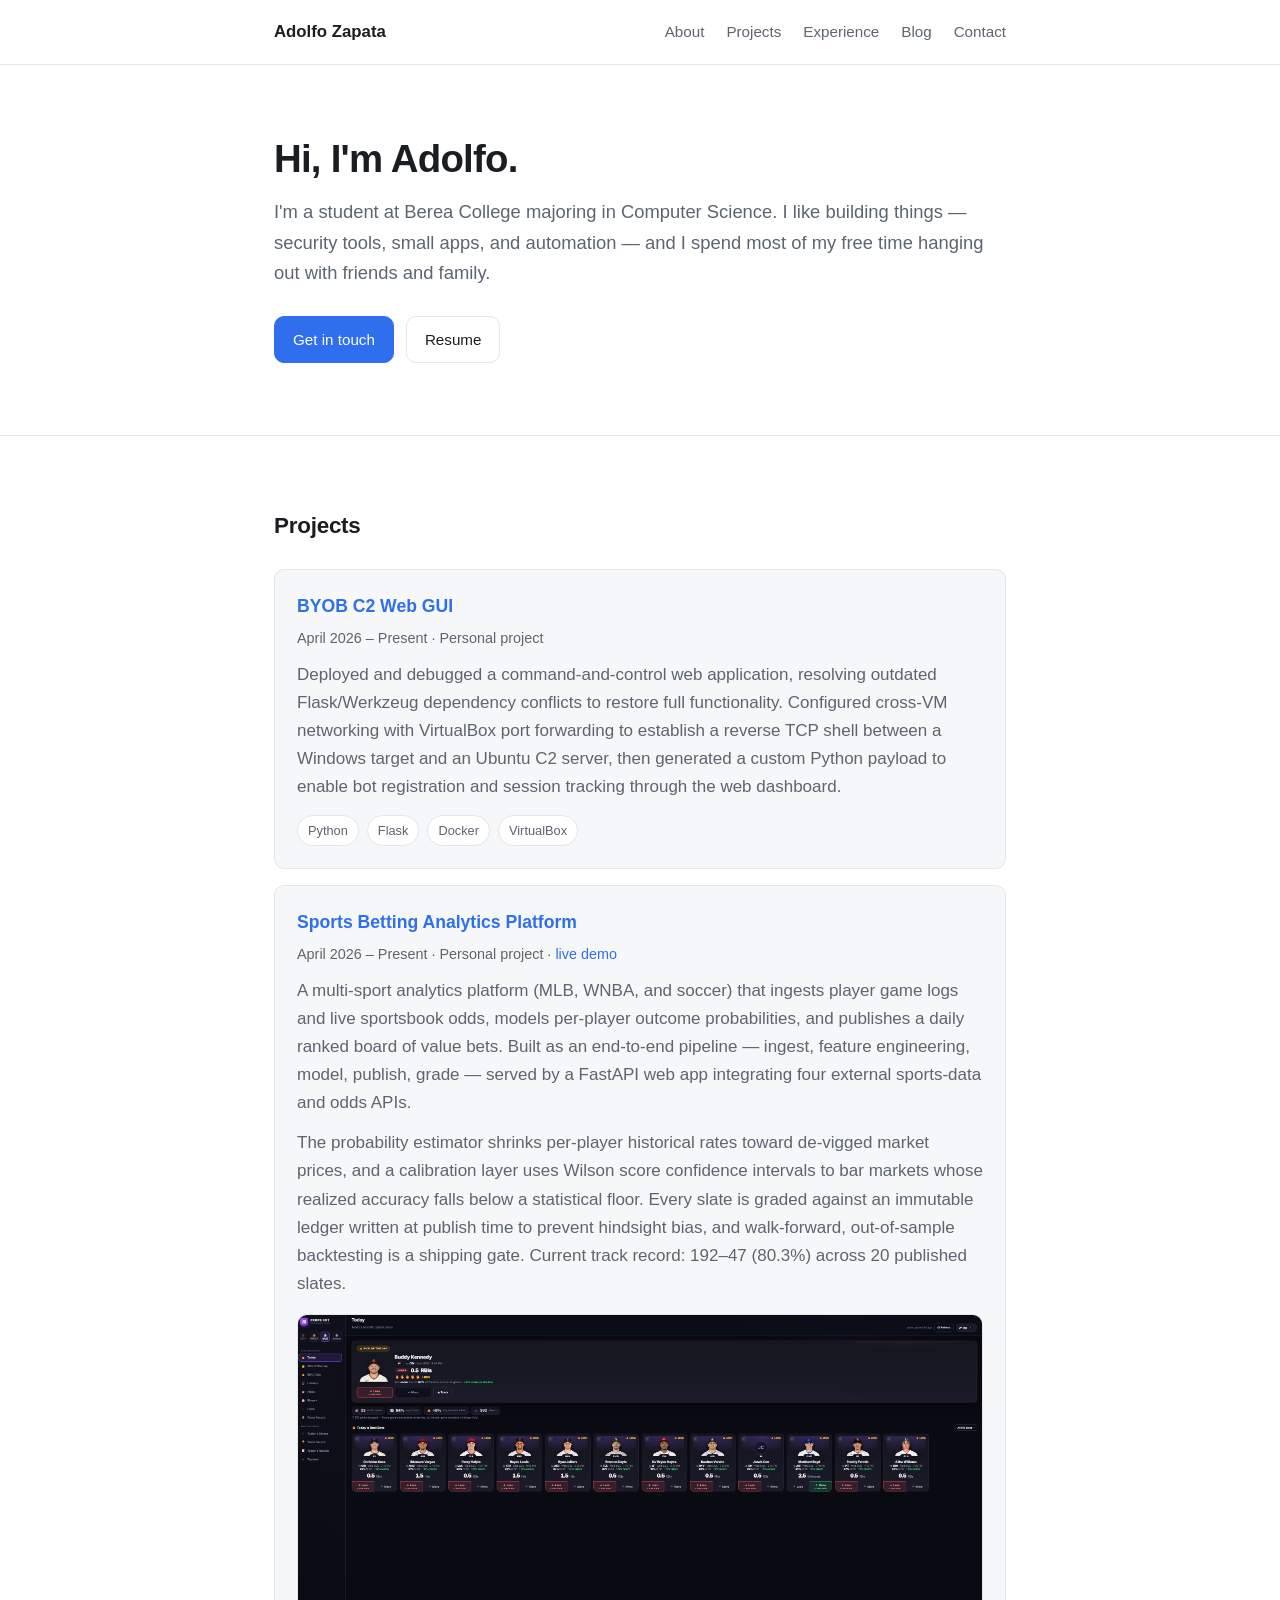
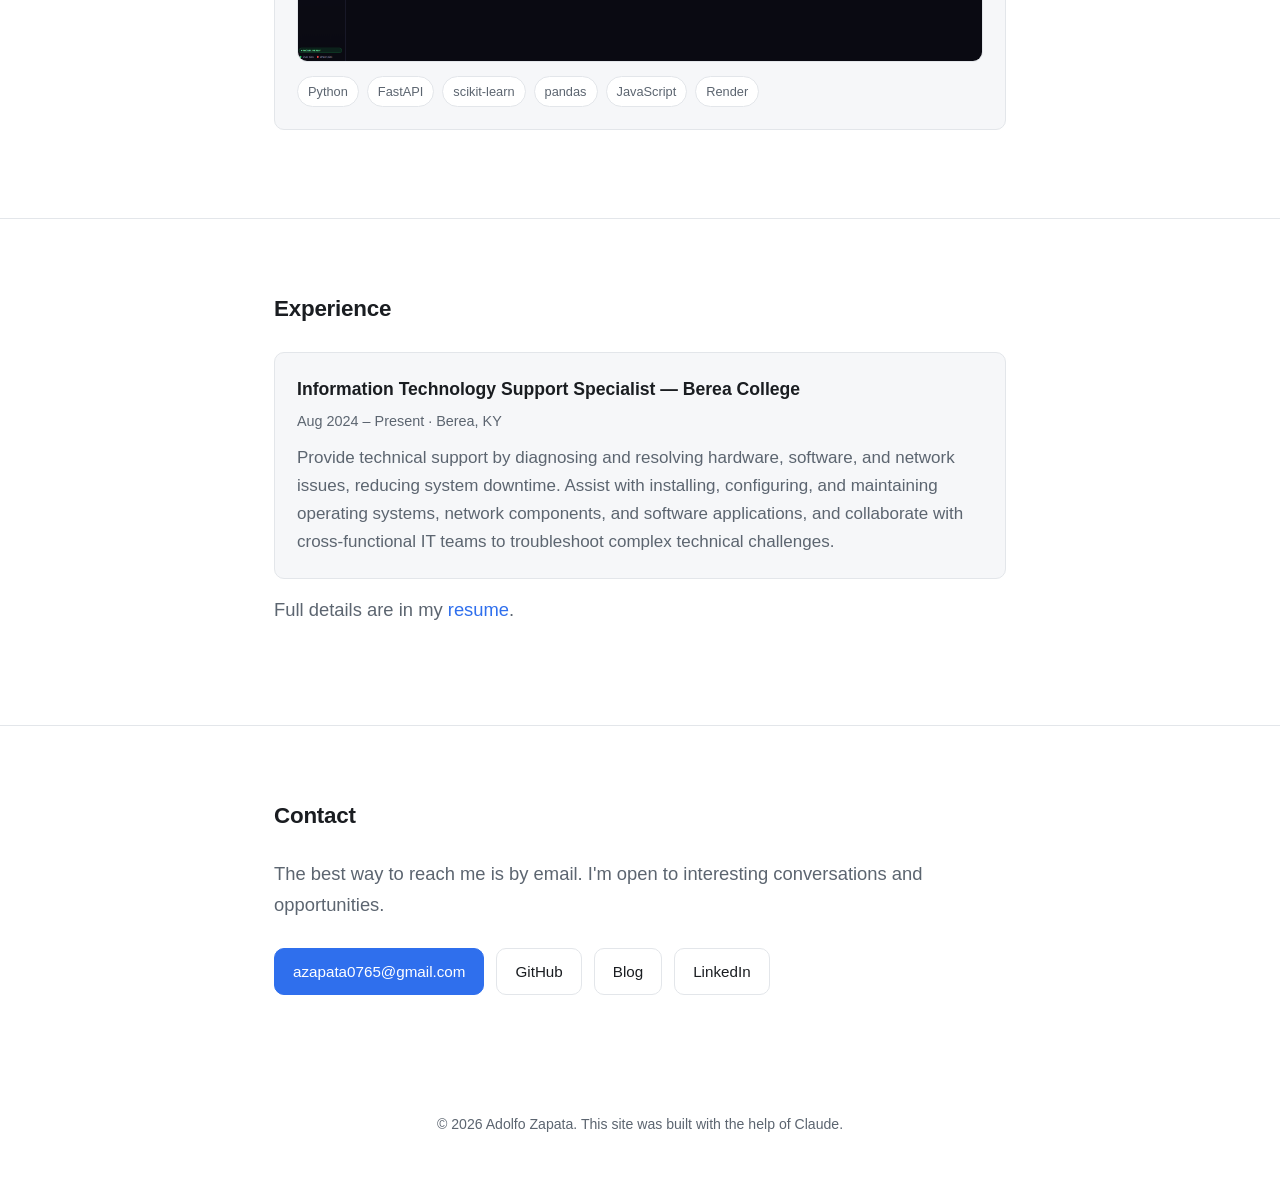
<file: index.html>
<!DOCTYPE html>
<html lang="en">

<head>
  <meta charset="UTF-8" />
  <meta name="viewport" content="width=device-width, initial-scale=1.0" />
  <title>Adolfo Zapata</title>
  <meta name="description" content="Personal website of Adolfo Zapata." />

  <link rel="stylesheet" href="styles.css" />
</head>

<body>
  <header>
    <nav class="wrap nav">
      <span class="name">Adolfo Zapata</span>
      <ul>
        <li><a href="#about">About</a></li>
        <li><a href="#projects">Projects</a></li>
        <li><a href="#experience">Experience</a></li>
        <li><a href="https://zapataa0.github.io/blog/">Blog</a></li>
        <li><a href="#contact">Contact</a></li>
      </ul>
    </nav>
  </header>

  <main>
    <section id="about">
      <div class="wrap hero">
        <div>
          <h1>Hi, I'm Adolfo.</h1>
          <p class="lead">
            I'm a student at Berea College majoring in Computer Science. I like
            building things &mdash; security tools, small apps, and automation
            &mdash; and I spend most of my free time hanging out with friends and
            family.
          </p>
          <div class="btn-row">
            <a class="btn primary" href="#contact">Get in touch</a>
            <a class="btn" href="resume.pdf">Resume</a>
          </div>
        </div>
      </div>
    </section>

    <section id="projects">
      <div class="wrap">
        <h2>Projects</h2>

        <div class="item">
          <h3><a href="https://github.com/zapataa0">BYOB C2 Web GUI</a></h3>
          <p class="meta">April 2026 &ndash; Present &middot; Personal project</p>
          <p>
            Deployed and debugged a command-and-control web application, resolving
            outdated Flask/Werkzeug dependency conflicts to restore full
            functionality. Configured cross-VM networking with VirtualBox port
            forwarding to establish a reverse TCP shell between a Windows target and
            an Ubuntu C2 server, then generated a custom Python payload to enable
            bot registration and session tracking through the web dashboard.
          </p>
          <div class="tags">
            <span class="tag">Python</span>
            <span class="tag">Flask</span>
            <span class="tag">Docker</span>
            <span class="tag">VirtualBox</span>
          </div>
        </div>

        <div class="item">
          <h3><a href="https://github.com/zapataa0/Betting-Props-Bot">Sports Betting Analytics Platform</a></h3>
          <p class="meta">April 2026 &ndash; Present &middot; Personal project &middot; <a href="https://betting-props-bot.onrender.com">live demo</a></p>
          <p>
            A multi-sport analytics platform (MLB, WNBA, and soccer) that ingests
            player game logs and live sportsbook odds, models per-player outcome
            probabilities, and publishes a daily ranked board of value bets. Built
            as an end-to-end pipeline &mdash; ingest, feature engineering, model,
            publish, grade &mdash; served by a FastAPI web app integrating four
            external sports-data and odds APIs.
          </p>
          <p style="margin-top: 12px;">
            The probability estimator shrinks per-player historical rates toward
            de-vigged market prices, and a calibration layer uses Wilson score
            confidence intervals to bar markets whose realized accuracy falls below
            a statistical floor. Every slate is graded against an immutable ledger
            written at publish time to prevent hindsight bias, and walk-forward,
            out-of-sample backtesting is a shipping gate. Current track record:
            192&ndash;47 (80.3%) across 20 published slates.
          </p>
          <img class="shot" src="assets/betting-props.png"
            alt="Screenshot of the Sports Betting Analytics Platform daily board" />
          <div class="tags">
            <span class="tag">Python</span>
            <span class="tag">FastAPI</span>
            <span class="tag">scikit-learn</span>
            <span class="tag">pandas</span>
            <span class="tag">JavaScript</span>
            <span class="tag">Render</span>
          </div>
        </div>
      </div>
    </section>

    <section id="experience">
      <div class="wrap">
        <h2>Experience</h2>

        <div class="item">
          <h3>Information Technology Support Specialist &mdash; Berea College</h3>
          <p class="meta">Aug 2024 &ndash; Present &middot; Berea, KY</p>
          <p>
            Provide technical support by diagnosing and resolving hardware,
            software, and network issues, reducing system downtime. Assist with
            installing, configuring, and maintaining operating systems, network
            components, and software applications, and collaborate with
            cross-functional IT teams to troubleshoot complex technical challenges.
          </p>
        </div>

        <p class="lead">
          Full details are in my <a href="resume.pdf">resume</a>.
        </p>
      </div>
    </section>

    <section id="contact">
      <div class="wrap">
        <h2>Contact</h2>
        <p class="lead">
          The best way to reach me is by email. I'm open to interesting
          conversations and opportunities.
        </p>
        <div class="btn-row">
          <a class="btn primary" href="mailto:azapata0765@gmail.com">azapata0765@gmail.com</a>
          <a class="btn" href="https://github.com/zapataa0">GitHub</a>
          <a class="btn" href="https://zapataa0.github.io/blog/">Blog</a>
          <a class="btn" href="https://linkedin.com/in/adolfo-zapata">LinkedIn</a>
        </div>
      </div>
    </section>
  </main>

  <footer>
    <div class="wrap">
      <p>&copy; <span id="year">2026</span> Adolfo Zapata. This site was built with the help of Claude.</p>
    </div>
  </footer>

  <script>
    document.getElementById("year").textContent = new Date().getFullYear();
  </script>
</body>

</html>
</file>
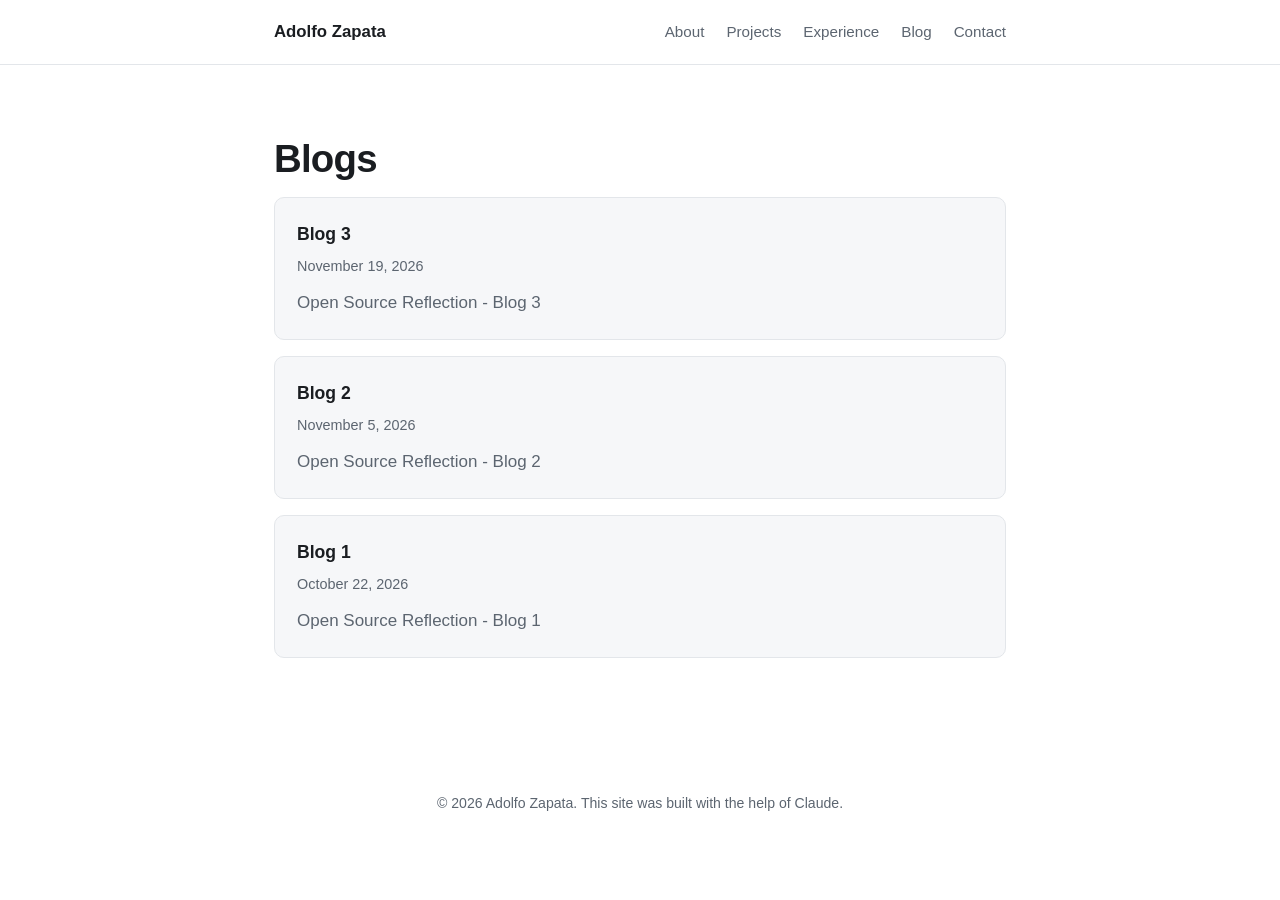
<file: blog/index.html>
<!DOCTYPE html>
<html lang="en">

<head>
  <meta charset="UTF-8" />
  <meta name="viewport" content="width=device-width, initial-scale=1.0" />
  <title>Blog &mdash; Adolfo Zapata</title>
  <meta name="description" content="Writing by Adolfo Zapata." />

  <link rel="stylesheet" href="../styles.css" />
</head>

<body>
  <header>
    <nav class="wrap nav">
      <a class="name" href="../index.html">Adolfo Zapata</a>
      <ul>
        <li><a href="../index.html#about">About</a></li>
        <li><a href="../index.html#projects">Projects</a></li>
        <li><a href="../index.html#experience">Experience</a></li>
        <li><a href="./">Blog</a></li>
        <li><a href="../index.html#contact">Contact</a></li>
      </ul>
    </nav>
  </header>

  <main>
    <section>
      <div class="wrap">
        <h1>Blogs</h1>

        <ul class="post-list">
          <li class="post-link">
            <a href="third-post.html"><h3>Blog 3</h3></a>
            <p class="meta">November 19, 2026</p>
            <p>Open Source Reflection - Blog 3</p>
          </li>
          <li class="post-link">
            <a href="second-post.html"><h3>Blog 2</h3></a>
            <p class="meta">November 5, 2026</p>
            <p>Open Source Reflection - Blog 2</p>
          </li>
          <li class="post-link">
            <a href="first-post.html"><h3>Blog 1</h3></a>
            <p class="meta">October 22, 2026</p>
            <p>Open Source Reflection - Blog 1</p>
          </li>
        </ul>
      </div>
    </section>
  </main>

  <footer>
    <div class="wrap">
      <p>&copy; <span id="year">2026</span> Adolfo Zapata. This site was built with the help of Claude.</p>
    </div>
  </footer>

  <script>
    document.getElementById("year").textContent = new Date().getFullYear();
  </script>
</body>

</html>
</file>
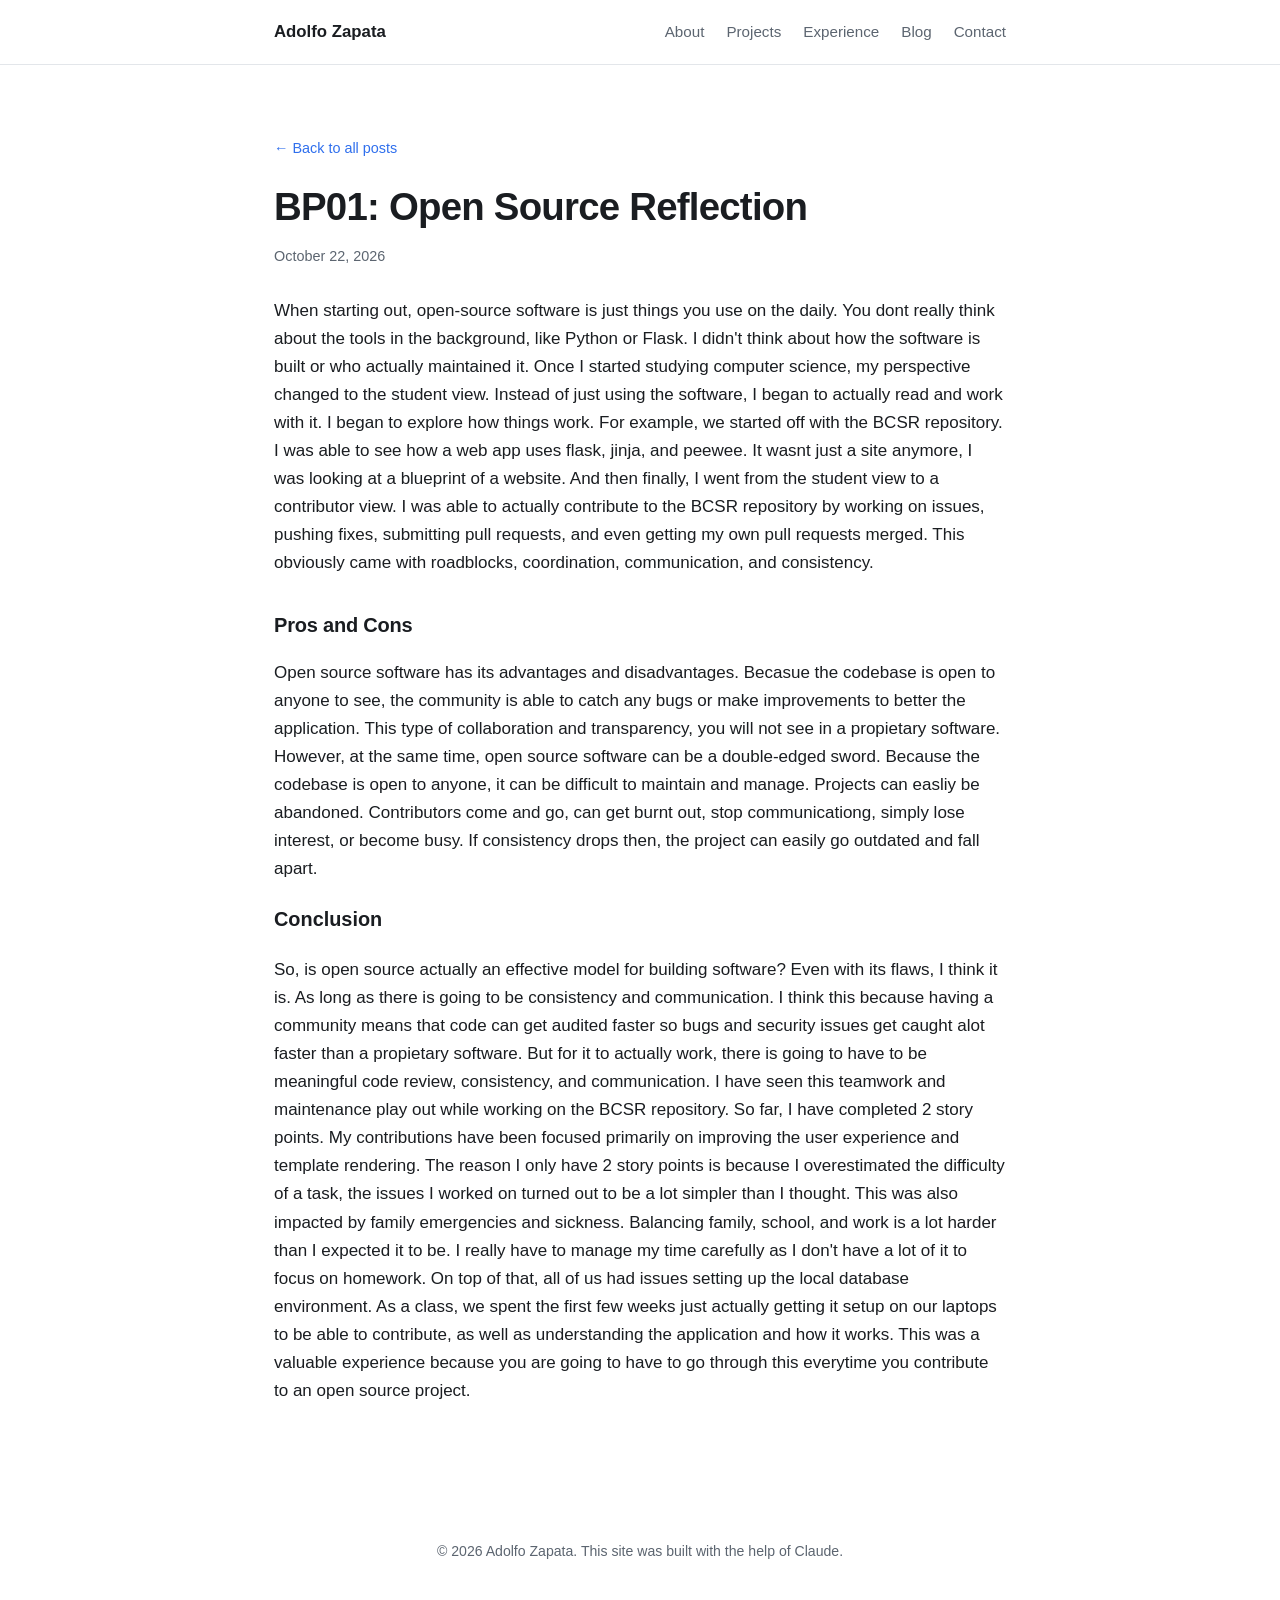
<file: blog/first-post.html>
<!DOCTYPE html>
<html lang="en">

<head>
  <meta charset="UTF-8" />
  <meta name="viewport" content="width=device-width, initial-scale=1.0" />
  <title>Blog 1 &mdash; Adolfo Zapata</title>
  <meta name="description" content="A short intro to why I'm starting this blog." />

  <link rel="stylesheet" href="../styles.css" />
</head>

<body>
  <header>
    <nav class="wrap nav">
      <a class="name" href="../index.html">Adolfo Zapata</a>
      <ul>
        <li><a href="../index.html#about">About</a></li>
        <li><a href="../index.html#projects">Projects</a></li>
        <li><a href="../index.html#experience">Experience</a></li>
        <li><a href="./">Blog</a></li>
        <li><a href="../index.html#contact">Contact</a></li>
      </ul>
    </nav>
  </header>

  <main>
    <section>
      <article class="wrap post">
        <p class="post-back"><a href="./">&larr; Back to all posts</a></p>

        <h1>BP01: Open Source Reflection</h1>
        <p class="meta">October 22, 2026</p>

        <p>
          When starting out, open-source software is just things you use on the daily. You dont really think about the tools in the background, like Python or Flask. I didn't think about how the software is built or who actually maintained it. Once I started studying computer science, my perspective changed to the student view. Instead of just using the software, I began to actually read and work with it. I began to explore how things work. For example, we started off with the BCSR repository. I was able to see how a web app uses flask, jinja, and peewee. It wasnt just a site anymore, I was looking at a blueprint of a website.
          And then finally, I went from the student view to a contributor view. I was able to actually contribute to the BCSR repository by working on issues, pushing fixes, submitting pull requests, and even getting my own pull requests merged. This obviously came with roadblocks, coordination, communication, and consistency.   
        </p>

        <h2>Pros and Cons</h2>
        <p>
          Open source software has its advantages and disadvantages. Becasue the codebase is open to anyone to see, the community is able to catch any bugs or make improvements to better the application. This type of collaboration and transparency, you will not see in a propietary software. 
          However, at the same time, open source software can be a double-edged sword. Because the codebase is open to anyone, it can be difficult to maintain and manage. Projects can easliy be abandoned. Contributors come and go, can get burnt out, stop communicationg, simply lose interest, or become busy. If consistency drops then, the project can easily go outdated and fall apart.

        </p>
        <h3>Conclusion</h3>
        <p>
          So, is open source actually an effective model for building software? Even with its flaws, I think it is. As long as there is going to be consistency and communication. I think this because having a community means that code can get audited faster so bugs and security issues get caught alot faster than a propietary software. But for it to actually work, there is going to have to be meaningful code review, consistency, and communication. 
          I have seen this teamwork and maintenance play out while working on the BCSR repository. So far, I have completed 2 story points. My contributions have been focused primarily on improving the user experience and template rendering.
          The reason I only have 2 story points is because I overestimated the difficulty of a task, the issues I worked on turned out to be a lot simpler than I thought.
          This was also impacted by family emergencies and sickness. Balancing family, school, and work is a lot harder than I expected it to be. I really have to manage my time carefully as I don't have a lot of it to focus on homework. 
          On top of that, all of us had issues setting up the local database environment. As a class, we spent the first few weeks just actually getting it setup on our laptops to be able to contribute, as well as understanding the application and how it works. This was a valuable experience because you are going to have to go through this everytime you contribute to an open source project. 
        </p>
      </article>
    </section>
  </main>

  <footer>
    <div class="wrap">
      <p>&copy; <span id="year">2026</span> Adolfo Zapata. This site was built with the help of Claude.</p>
    </div>
  </footer>

  <script>
    document.getElementById("year").textContent = new Date().getFullYear();
  </script>
</body>

</html>
</file>
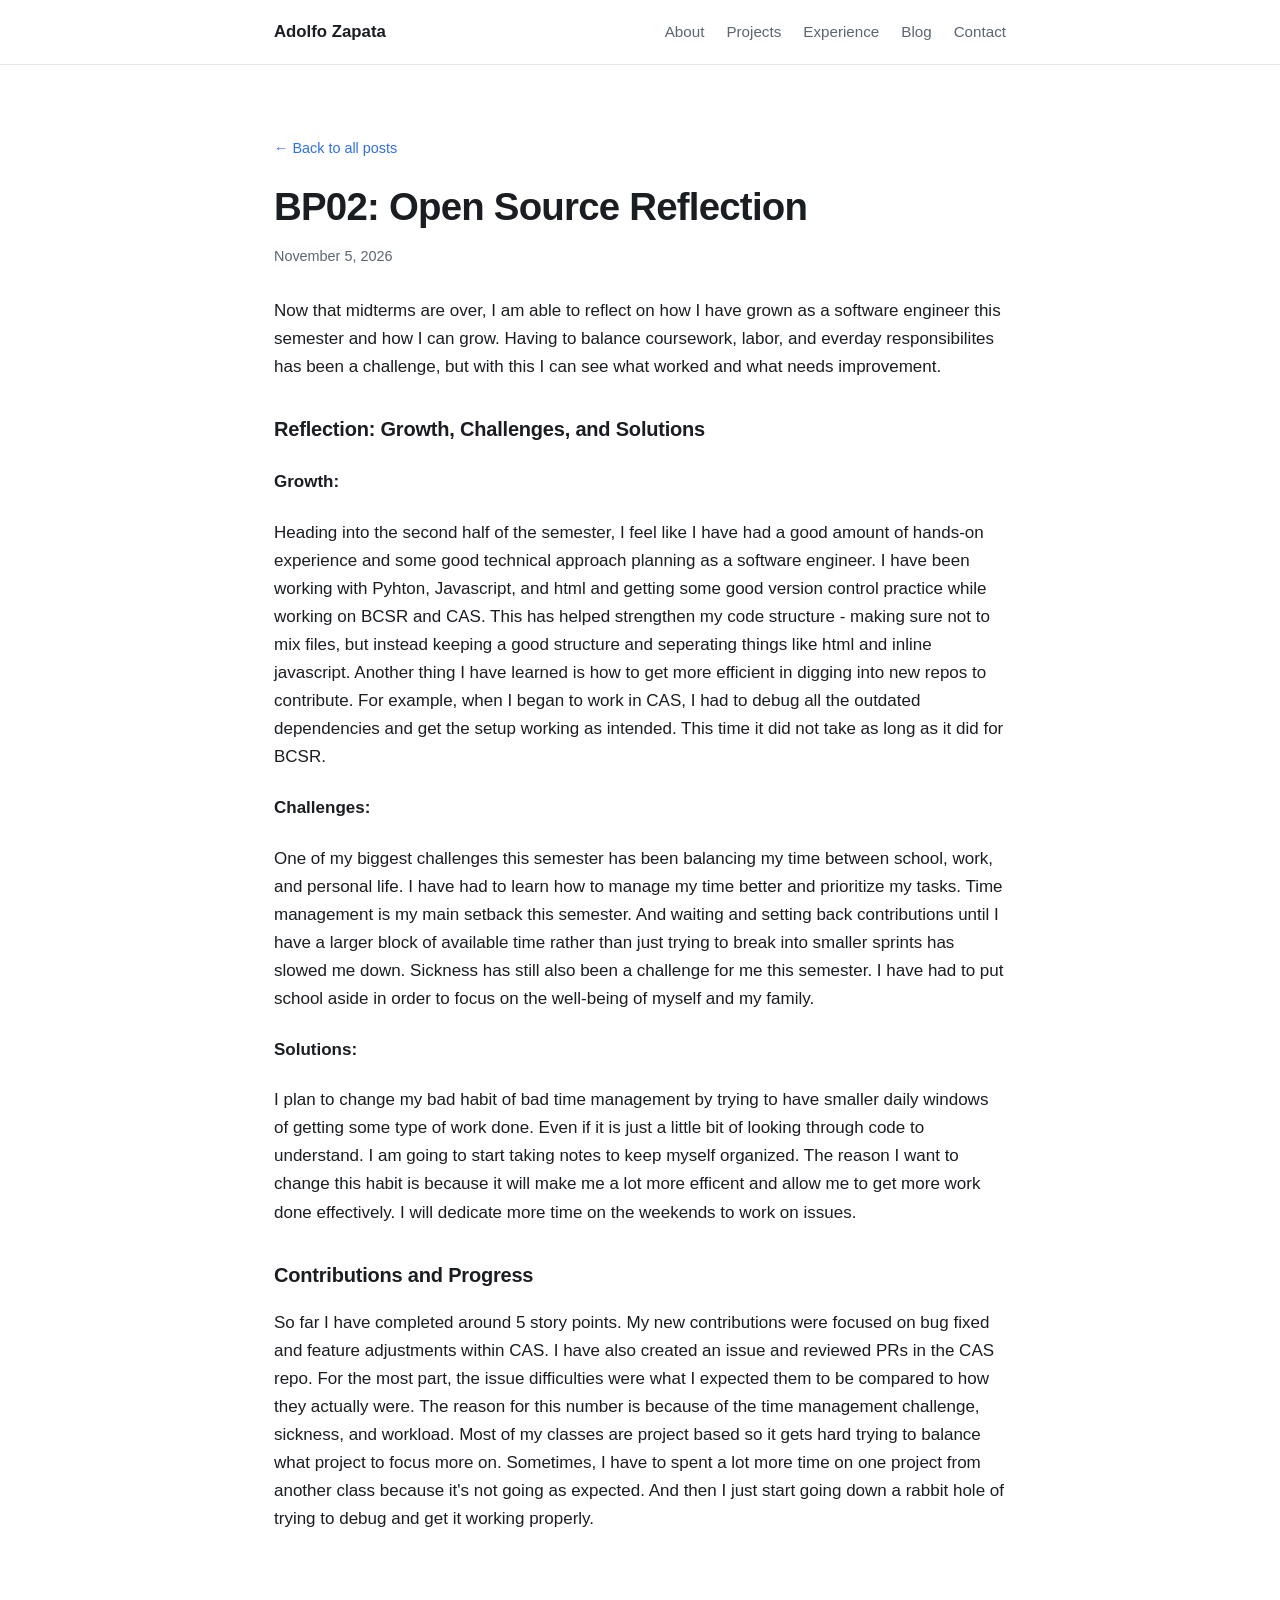
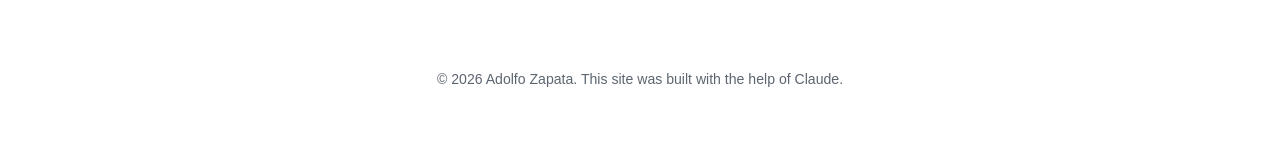
<file: blog/second-post.html>
<!DOCTYPE html>
<html lang="en">

<head>
  <meta charset="UTF-8" />
  <meta name="viewport" content="width=device-width, initial-scale=1.0" />
  <title>Blog 2 &mdash; Adolfo Zapata</title>
  <meta name="description" content="[One-sentence summary of this post.]" />

  <link rel="stylesheet" href="../styles.css" />
</head>

<body>
  <header>
    <nav class="wrap nav">
      <a class="name" href="../index.html">Adolfo Zapata</a>
      <ul>
        <li><a href="../index.html#about">About</a></li>
        <li><a href="../index.html#projects">Projects</a></li>
        <li><a href="../index.html#experience">Experience</a></li>
        <li><a href="./">Blog</a></li>
        <li><a href="../index.html#contact">Contact</a></li>
      </ul>
    </nav>
  </header>

  <main>
    <section>
      <article class="wrap post">
        <p class="post-back"><a href="./">&larr; Back to all posts</a></p>

        <h1>BP02: Open Source Reflection</h1>
        <p class="meta">November 5, 2026</p>

        <p>
          Now that midterms are over, I am able to reflect on how I have grown as a software
          engineer this semester and how I can grow. Having to balance coursework, labor, and everday responsibilites
          has been a challenge, but with this I can see what worked and what needs improvement.
        </p>

        <h2>Reflection: Growth, Challenges, and Solutions</h2>
        <h4>Growth:</h4>
        <p>
          Heading into the second half of the semester, I feel like I have had a good amount of hands-on experience and some good technical approach planning as a software engineer.
          I have been working with Pyhton, Javascript, and html and getting some good version control practice while working on BCSR and CAS. This has helped strengthen my code structure - making sure
          not to mix files, but instead keeping a good structure and seperating things like html and inline javascript.
          Another thing I have learned is how to get more efficient in digging into new repos to contribute. For example, when I began to work in CAS, I had to debug all the outdated dependencies and get the setup working as intended.
          This time it did not take as long as it did for BCSR.
        </p>
        <h4>Challenges:</h4>
        <p>
          One of my biggest challenges this semester has been balancing my time between school, work, and personal life. I have had to learn how to manage my time better and prioritize my tasks. Time management is my main setback this semester. And waiting and setting back contributions until I have a larger block of available time
          rather than just trying to break into smaller sprints has slowed me down. Sickness has still also been a challenge for me this semester.
          I have had to put school aside in order to focus on the well-being of myself and my family. 
        </p>
        <h4>Solutions:</h4>
        <p>
          I plan to change my bad habit of bad time management by trying to have smaller daily windows of getting some type of work done.
          Even if it is just a little bit of looking through code to understand. I am going to start taking notes to keep myself organized.
          The reason I want to change this habit is because it will make me a lot more efficent and allow me to get more work done effectively. 
          I will dedicate more time on the weekends to work on issues.
        </p>

        <h2>Contributions and Progress</h2>
        <p>
        So far I have completed around 5 story points. My new contributions were focused on bug fixed and feature adjustments within CAS.  I have also created an issue and reviewed PRs in the CAS repo. For the most part, the issue difficulties were what I expected them to be compared to how they actually were. 
        The reason for this number is because of the time management challenge, sickness, and workload. Most of my classes are project based so it gets hard trying to balance what project to focus more on. 
        Sometimes, I have to spent a lot more time on one project from another class because it's not going as expected. And then I just start going down a rabbit hole of trying to debug and get it working properly.  
        </p>
      </article>
    </section>
  </main>

  <footer>
    <div class="wrap">
      <p>&copy; <span id="year">2026</span> Adolfo Zapata. This site was built with the help of Claude.</p>
    </div>
  </footer>

  <script>
    document.getElementById("year").textContent = new Date().getFullYear();
  </script>
</body>

</html>
</file>
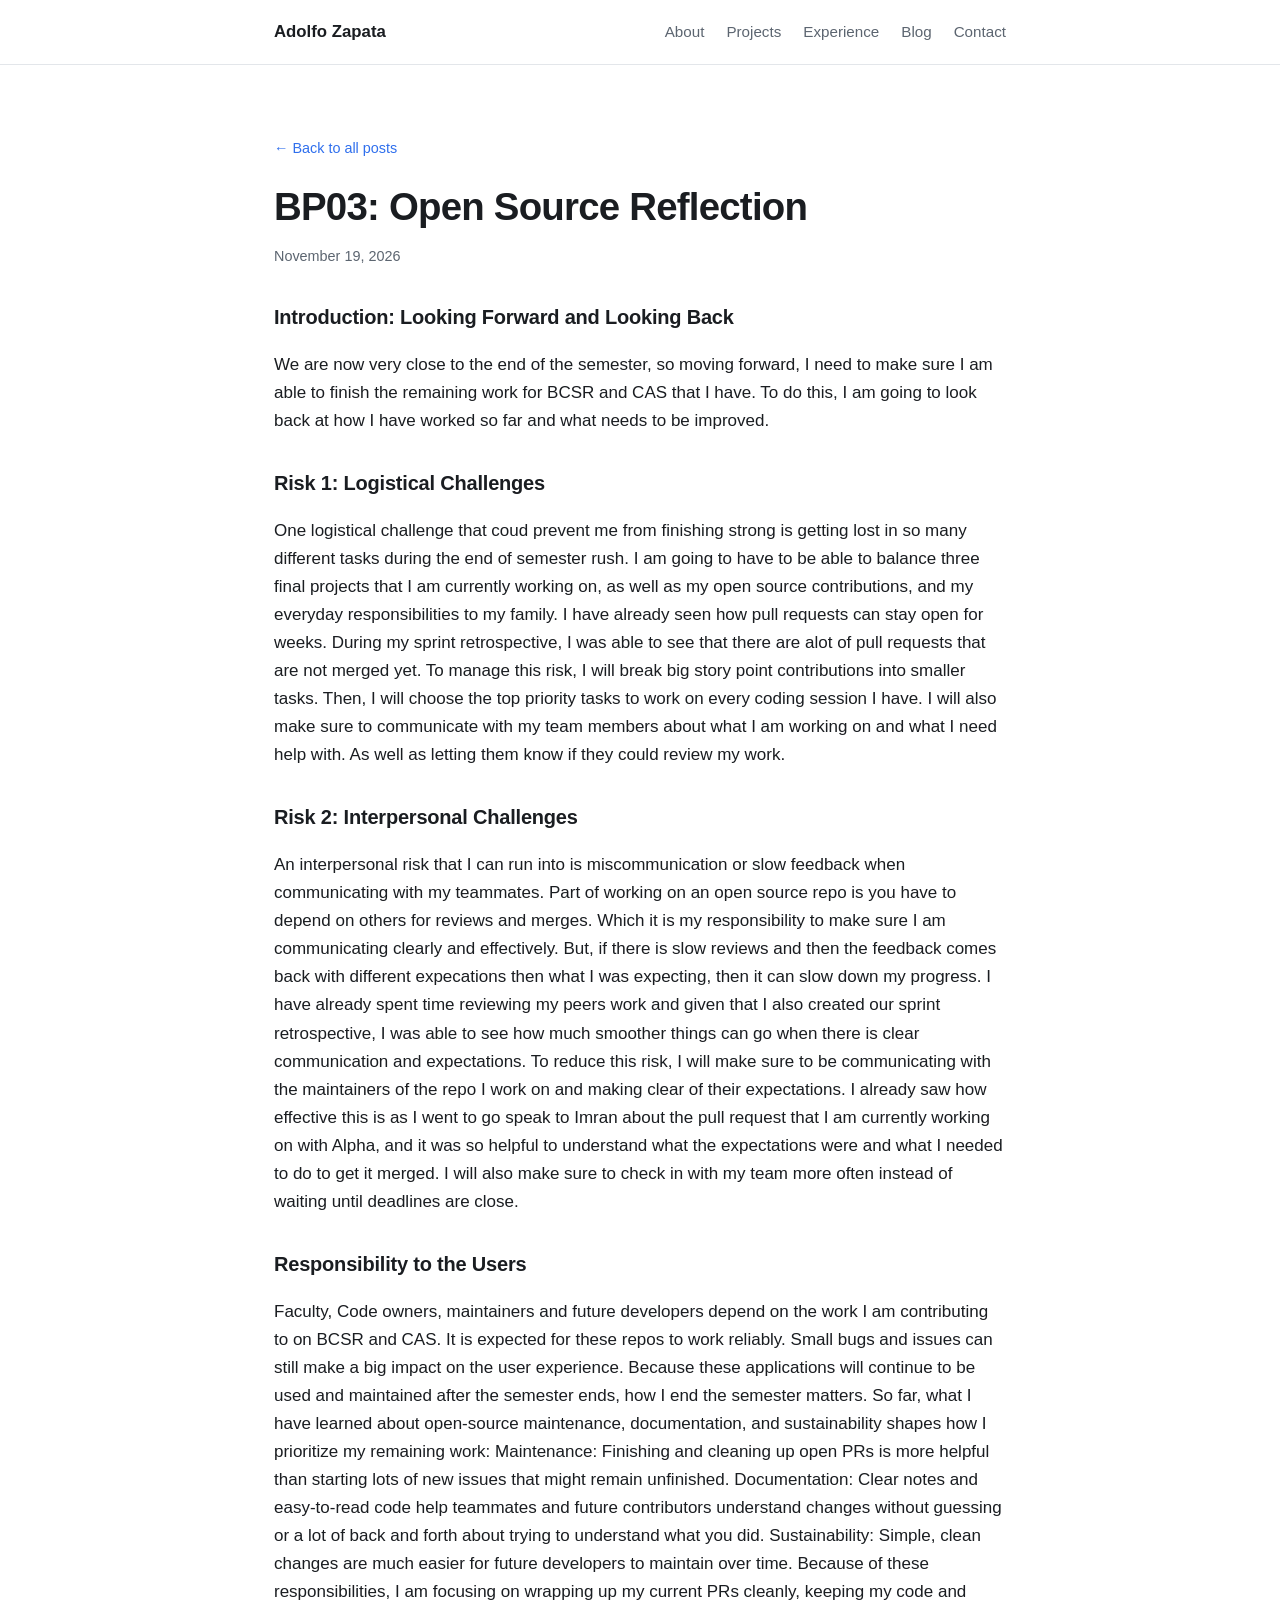
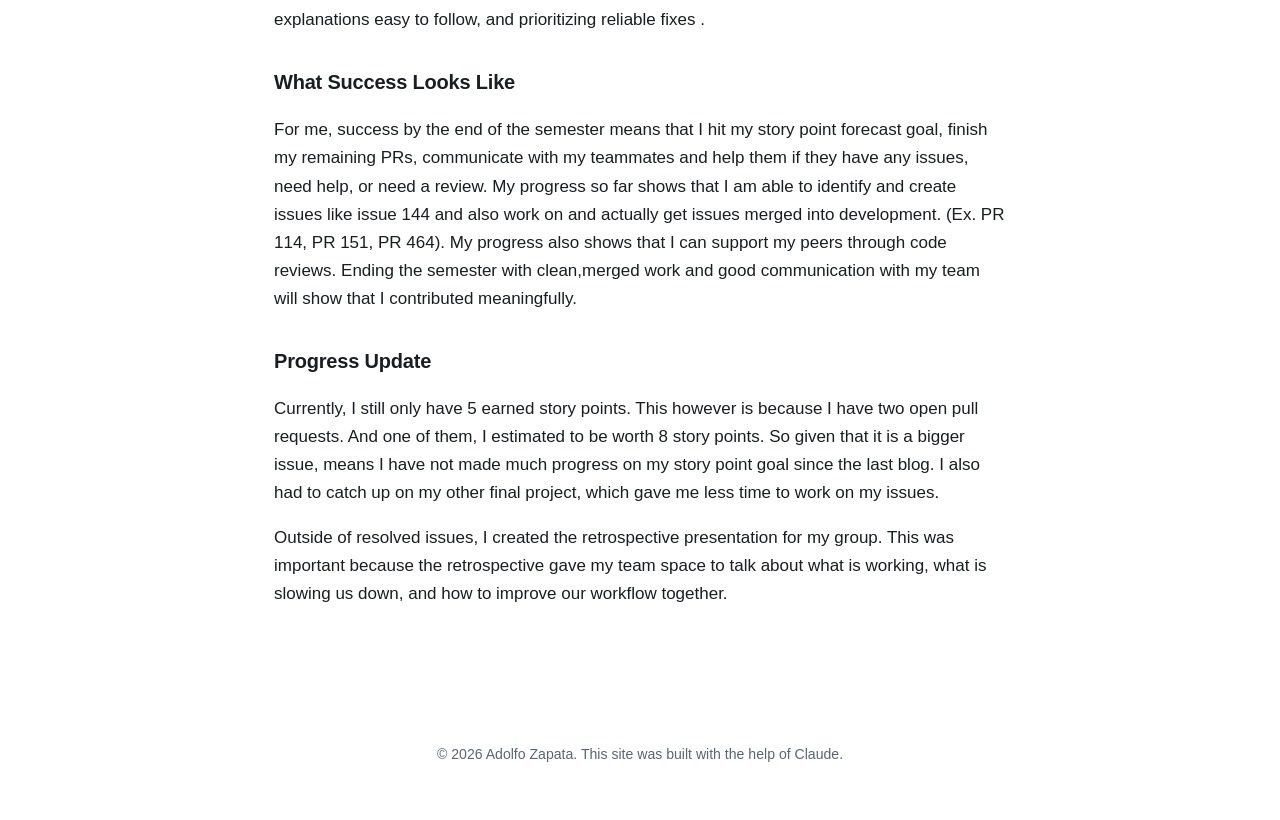
<file: blog/third-post.html>
<!DOCTYPE html>
<html lang="en">

<head>
  <meta charset="UTF-8" />
  <meta name="viewport" content="width=device-width, initial-scale=1.0" />
  <title>Blog 3 &mdash; Adolfo Zapata</title>
  <meta name="description" content="[One-sentence summary of this post.]" />

  <link rel="stylesheet" href="../styles.css" />
</head>

<body>
  <header>
    <nav class="wrap nav">
      <a class="name" href="../index.html">Adolfo Zapata</a>
      <ul>
        <li><a href="../index.html#about">About</a></li>
        <li><a href="../index.html#projects">Projects</a></li>
        <li><a href="../index.html#experience">Experience</a></li>
        <li><a href="./">Blog</a></li>
        <li><a href="../index.html#contact">Contact</a></li>
      </ul>
    </nav>
  </header>

  <main>
    <section>
      <article class="wrap post">
        <p class="post-back"><a href="./">&larr; Back to all posts</a></p>

        <h1>BP03: Open Source Reflection</h1>
        <p class="meta">November 19, 2026</p>
        <h2>Introduction: Looking Forward and Looking Back</h2>
        <p>
          We are now very close to the end of the semester, so moving forward, I need to make sure I am able to finish the remaining work for BCSR and CAS that I have. To do this, I am going to look back at how I have worked so far and what needs to be improved.
        </p>

        <h2>Risk 1: Logistical Challenges</h2>
        <p>
          One logistical challenge that coud prevent me from finishing strong is getting lost in so many different tasks during the end of semester rush. I am going to have to 
          be able to balance three final projects that I am currently working on, as well as my open source contributions, and my everyday responsibilities to my family. I have already seen how pull requests can stay
          open for weeks. During my sprint retrospective, I was able to see that there are alot of pull requests that are not merged yet. To manage this risk, I will break big story point contributions
          into smaller tasks. Then, I will choose the top priority tasks to work on every coding session I have. I will also make sure to communicate with my team members about what I am working on and what I need help with.
          As well as letting them know if they could review my work. 
        </p>

        <h2>Risk 2: Interpersonal Challenges</h2>
        <p>
        An interpersonal risk that I can run into is miscommunication or slow feedback when communicating with my teammates. Part of working on an open source repo is you have to 
        depend on others for reviews and merges. Which it is my responsibility to make sure I am communicating clearly and effectively. But, if there is slow reviews and then the feedback comes back with 
        different expecations then what I was expecting, then it can slow down my progress. I have already spent time reviewing my peers work and given that I also created our sprint retrospective, I was able
        to see how much smoother things can go when there is clear communication and expectations. To reduce this risk, I will make sure to be communicating with the maintainers of the repo I work on 
        and making clear of their expectations. I already saw how effective this is as I went to go speak to Imran about the pull request that I am currently working on with Alpha, and it was so helpful to understand
        what the expectations were and what I needed to do to get it merged. I will also make sure to check in with my team more often instead of waiting until deadlines are close.
        </p>

        <h2>Responsibility to the Users</h2>
        <p>
          Faculty, Code owners, maintainers and future developers depend on the work I am contributing to on BCSR and CAS. It is expected for these repos to work reliably. 
          Small bugs and issues can still make a big impact on the user experience. Because these applications will continue to be used and maintained after the semester ends, how I end the
          semester matters.
          So far, what I have learned about open-source maintenance, documentation, and sustainability shapes how I prioritize my remaining work:
          Maintenance: Finishing and cleaning up open PRs is more helpful than starting lots of new issues that might remain unfinished.

          Documentation: Clear notes and easy-to-read code help teammates and future contributors understand changes without guessing or a lot of back and forth about trying to understand what you did.

          Sustainability: Simple, clean changes are much easier for future developers to maintain over time.

          Because of these responsibilities, I am focusing on wrapping up my current PRs cleanly, keeping my code and explanations easy to follow, and prioritizing reliable fixes .
        </p>

        <h2>What Success Looks Like</h2>
        <p>
          For me, success by the end of the semester means that I hit my story point forecast goal, finish my remaining PRs,
          communicate with my teammates and help them if they have any issues, need help, or need a review. My progress so far shows that I am able to identify and create issues 
          like issue 144 and also work on and actually get issues merged into development. (Ex. PR 114, PR 151, PR 464). My progress also shows that I can support my peers through code reviews.
          Ending the semester with clean,merged work and good communication with my team will show that I contributed meaningfully.
        </p>

        <h2>Progress Update</h2>
        <p>
          Currently, I still only have 5 earned story points. This however is because I have two open pull requests. And one of them, I estimated to be worth 8 story points. 
          So given that it is a bigger issue, means I have not made much progress on my story point goal since the last blog. I also had to catch up on my other final project, which 
          gave me less time to work on my issues. 
        </p>
        <p>
          Outside of resolved issues, I created the retrospective presentation for my group. This was important because the retrospective gave my team space to talk about what is working, what is slowing us down, and how to improve our workflow together.
        </p>
      </article>
    </section>
  </main>

  <footer>
    <div class="wrap">
      <p>&copy; <span id="year">2026</span> Adolfo Zapata. This site was built with the help of Claude.</p>
    </div>
  </footer>

  <script>
    document.getElementById("year").textContent = new Date().getFullYear();
  </script>
</body>

</html>
</file>
<file: styles.css>
:root {
  --bg: #ffffff;
  --bg-alt: #f6f7f9;
  --text: #1a1d21;
  --text-muted: #5c6570;
  --border: #e3e6ea;
  --accent: #2f6fed;
  --accent-hover: #1f56c9;
  --max-width: 780px;
  --radius: 10px;
}

@media (prefers-color-scheme: dark) {
  :root {
    --bg: #0f1115;
    --bg-alt: #171a20;
    --text: #e8eaed;
    --text-muted: #9aa4af;
    --border: #2a2f38;
    --accent: #5b8dff;
    --accent-hover: #7aa3ff;
  }
}

* {
  box-sizing: border-box;
}

html {
  scroll-behavior: smooth;
}

body {
  margin: 0;
  background: var(--bg);
  color: var(--text);
  font-family: -apple-system, BlinkMacSystemFont, "Segoe UI", Roboto, Helvetica, Arial, sans-serif;
  line-height: 1.65;
  font-size: 17px;
  -webkit-font-smoothing: antialiased;
}

a {
  color: var(--accent);
  text-decoration: none;
}

a:hover {
  color: var(--accent-hover);
  text-decoration: underline;
}

.wrap {
  max-width: var(--max-width);
  margin: 0 auto;
  padding: 0 24px;
}

/* Header / nav */
header {
  border-bottom: 1px solid var(--border);
  position: sticky;
  top: 0;
  background: color-mix(in srgb, var(--bg) 92%, transparent);
  backdrop-filter: blur(8px);
  z-index: 10;
}

.nav {
  display: flex;
  align-items: center;
  justify-content: space-between;
  height: 64px;
}

.nav .name {
  font-weight: 700;
  font-size: 1.05rem;
  color: var(--text);
}

.nav ul {
  display: flex;
  gap: 22px;
  list-style: none;
  margin: 0;
  padding: 0;
}

.nav a {
  color: var(--text-muted);
  font-size: 0.95rem;
}

.nav a:hover {
  color: var(--text);
  text-decoration: none;
}

/* Sections */
section {
  padding: 72px 0;
  border-bottom: 1px solid var(--border);
}

section:last-of-type {
  border-bottom: none;
}

h1 {
  font-size: 2.4rem;
  line-height: 1.15;
  margin: 0 0 16px;
  letter-spacing: -0.02em;
}

h2 {
  font-size: 1.4rem;
  margin: 0 0 24px;
  letter-spacing: -0.01em;
}

.lead {
  font-size: 1.15rem;
  color: var(--text-muted);
  margin: 0 0 28px;
}

/* Hero */
.hero {
  display: block;
}

.btn-row {
  display: flex;
  gap: 12px;
  flex-wrap: wrap;
}

.btn {
  display: inline-block;
  padding: 10px 18px;
  border-radius: var(--radius);
  border: 1px solid var(--border);
  color: var(--text);
  font-size: 0.95rem;
  font-weight: 500;
}

.btn:hover {
  border-color: var(--accent);
  color: var(--accent);
  text-decoration: none;
}

.btn.primary {
  background: var(--accent);
  border-color: var(--accent);
  color: #fff;
}

.btn.primary:hover {
  background: var(--accent-hover);
  border-color: var(--accent-hover);
  color: #fff;
}

/* Project / experience cards */
.item {
  padding: 22px;
  border: 1px solid var(--border);
  border-radius: var(--radius);
  margin-bottom: 16px;
  background: var(--bg-alt);
}

.item h3 {
  margin: 0 0 6px;
  font-size: 1.1rem;
}

.item .meta {
  color: var(--text-muted);
  font-size: 0.9rem;
  margin: 0 0 10px;
}

.item p {
  margin: 0;
  color: var(--text-muted);
}

/* Project screenshot */
.shot {
  width: 100%;
  display: block;
  margin-top: 16px;
  border: 1px solid var(--border);
  border-radius: var(--radius);
}

.tags {
  display: flex;
  flex-wrap: wrap;
  gap: 8px;
  margin-top: 14px;
}

.tag {
  font-size: 0.8rem;
  padding: 4px 10px;
  border-radius: 999px;
  background: var(--bg);
  border: 1px solid var(--border);
  color: var(--text-muted);
}

/* Footer */
footer {
  padding: 32px 0 40px;
  text-align: center;
  color: var(--text-muted);
  font-size: 0.88rem;
}

footer a {
  color: var(--text-muted);
  text-decoration: underline;
}

/* Blog */
.post-list {
  list-style: none;
  margin: 0;
  padding: 0;
}

.post-link {
  padding: 22px;
  border: 1px solid var(--border);
  border-radius: var(--radius);
  margin-bottom: 16px;
  background: var(--bg-alt);
}

.post-link a {
  text-decoration: none;
}

.post-link h3 {
  margin: 0 0 6px;
  font-size: 1.1rem;
  color: var(--text);
}

.post-link a:hover h3 {
  color: var(--accent);
}

.post-link .meta {
  color: var(--text-muted);
  font-size: 0.9rem;
  margin: 0 0 10px;
}

.post-link p:last-child {
  margin: 0;
  color: var(--text-muted);
}

.post .post-back {
  font-size: 0.9rem;
  margin: 0 0 24px;
}

.post h2 {
  font-size: 1.25rem;
  margin: 32px 0 12px;
}

.post .meta {
  color: var(--text-muted);
  font-size: 0.9rem;
  margin: 0 0 28px;
}

.post code {
  font-family: ui-monospace, SFMono-Regular, Menlo, Consolas, monospace;
  font-size: 0.9em;
  background: var(--bg-alt);
  border: 1px solid var(--border);
  border-radius: 6px;
  padding: 1px 6px;
}

@media (max-width: 600px) {
  body {
    font-size: 16px;
  }

  h1 {
    font-size: 1.9rem;
  }

  .btn-row {
    flex-wrap: wrap;
  }

  .nav ul {
    gap: 14px;
  }

  section {
    padding: 52px 0;
  }
}
</file>
